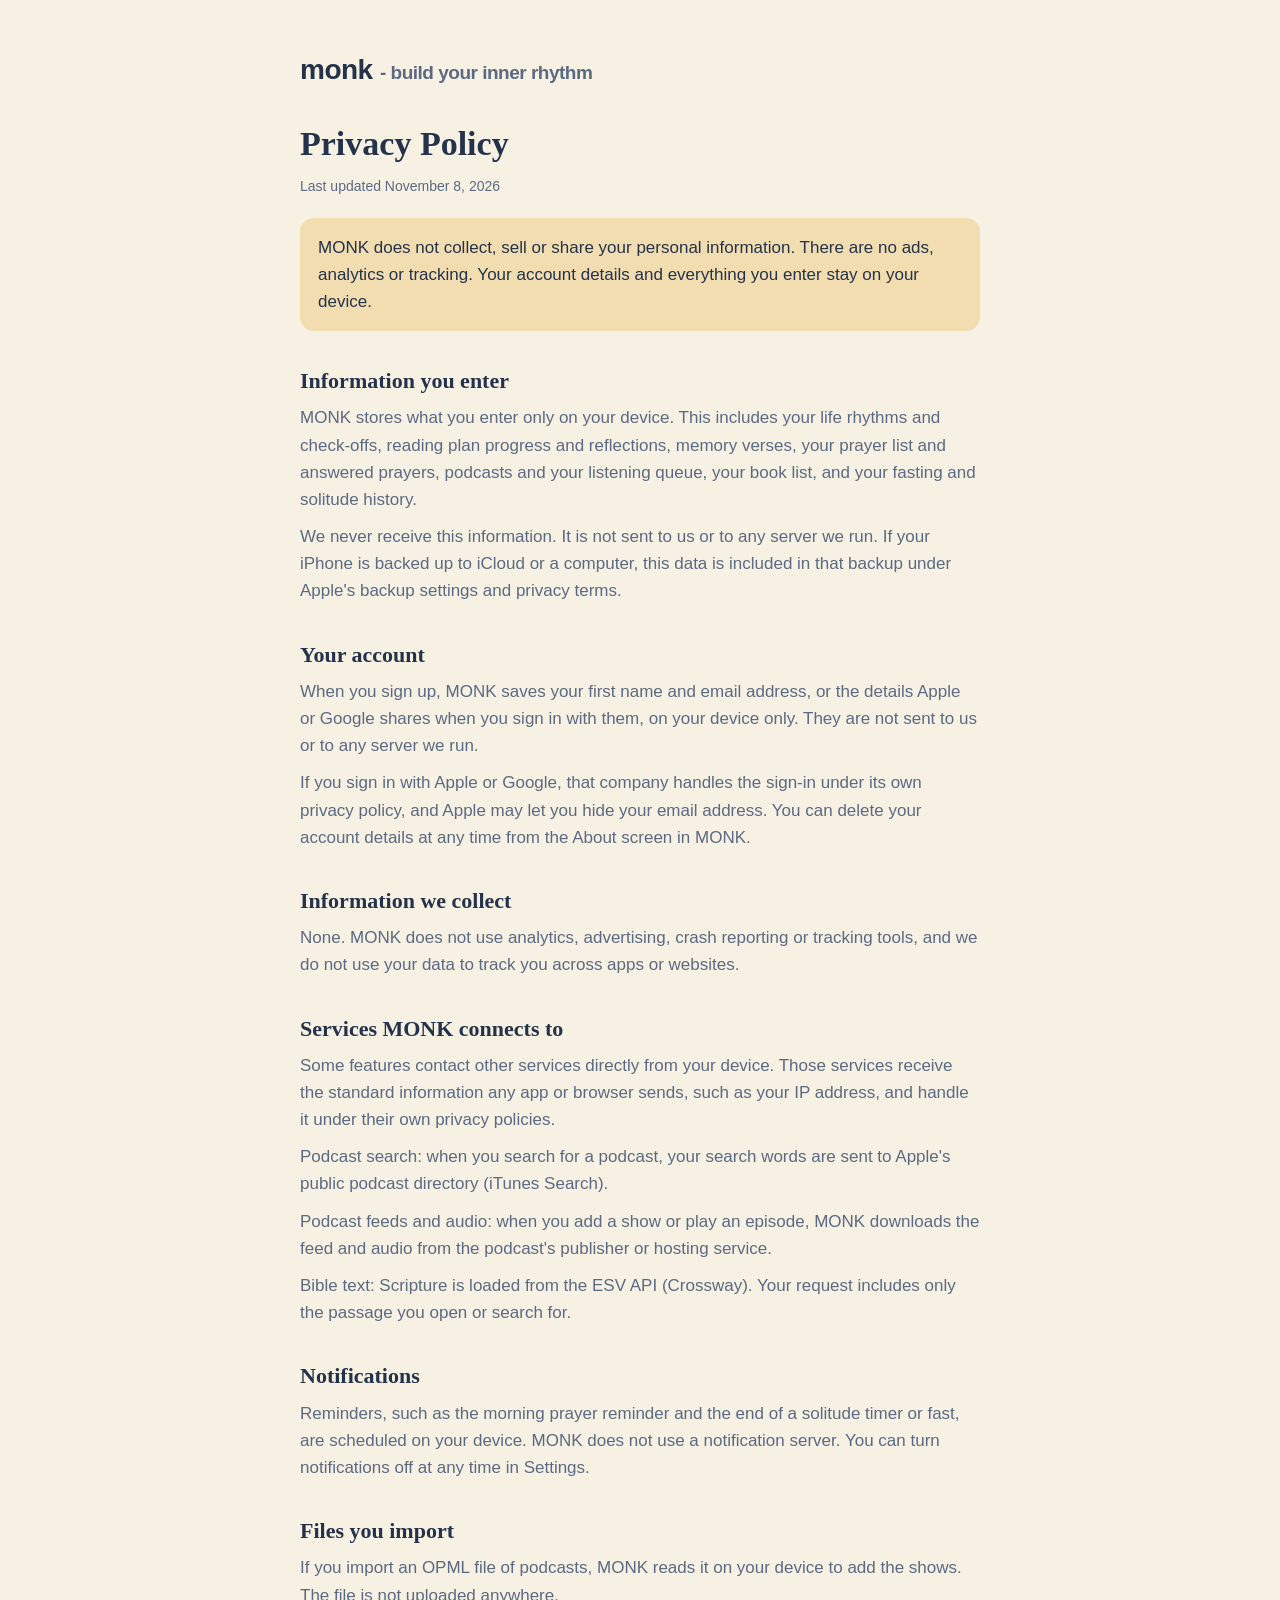
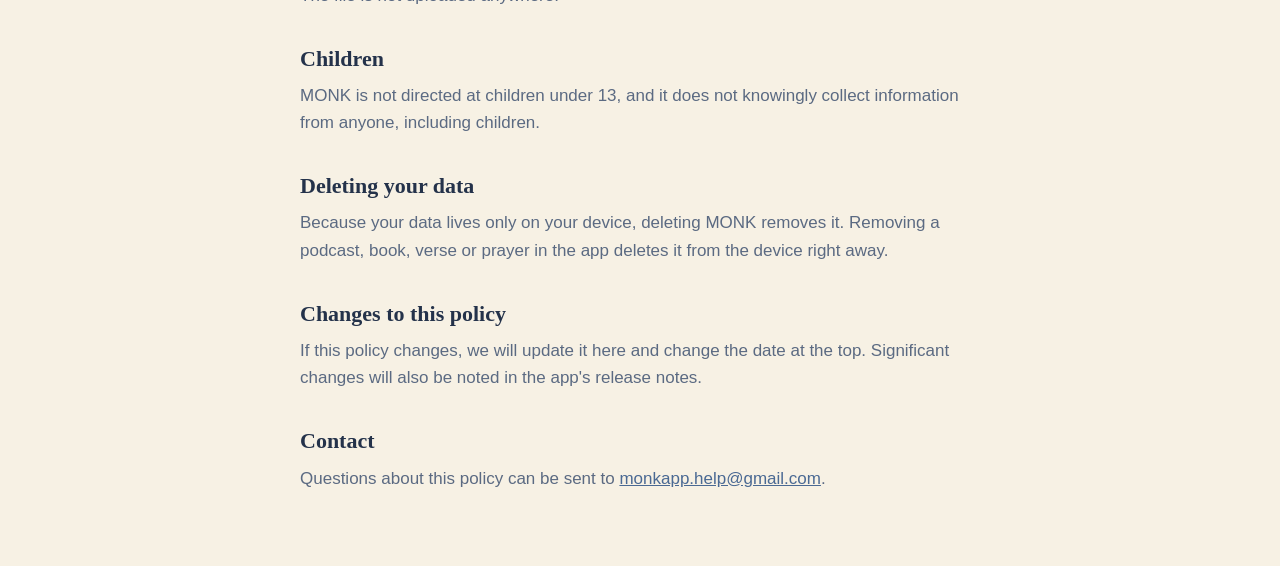
<file: index.html>
<!doctype html>
<html lang="en">
<head>
<meta charset="utf-8">
<meta name="viewport" content="width=device-width, initial-scale=1">
<title>MONK Privacy Policy</title>
<meta name="description" content="Privacy policy for MONK, a Christian Rule of Life app.">
<style>
  :root { --bg:#F7F1E4; --ink:#24324A; --soft:#5B6A82; --slate:#4A6993; --vellum:#F2DDB0; }
  @media (prefers-color-scheme: dark) { :root { --bg:#18212F; --ink:#F2E8D3; --soft:#AFBCCD; --slate:#88A3C0; --vellum:#2A3850; } }
  body { margin:0; background:var(--bg); color:var(--ink); font:17px/1.6 -apple-system, BlinkMacSystemFont, "Segoe UI", sans-serif; }
  main { max-width:680px; margin:0 auto; padding:48px 20px 64px; }
  .mark { font-weight:800; font-size:28px; letter-spacing:-0.5px; }
  .mark span { font-weight:700; font-size:19px; color:var(--soft); }
  h1 { font-family: Georgia, serif; font-size:34px; margin:24px 0 4px; }
  h2 { font-family: Georgia, serif; font-size:22px; margin:32px 0 6px; }
  p { margin:0 0 10px; color:var(--soft); }
  .updated { font-size:14px; }
  .summary { background:var(--vellum); color:var(--ink); padding:16px 18px; border-radius:14px; margin:20px 0 8px; }
  a { color:var(--slate); }
</style>
</head>
<body>
<main>
  <div class="mark">monk <span>- build your inner rhythm</span></div>
  <h1>Privacy Policy</h1>
  <p class="updated">Last updated November 8, 2026</p>
  <p class="summary">MONK does not collect, sell or share your personal information. There are no ads, analytics or tracking. Your account details and everything you enter stay on your device.</p>
  <h2>Information you enter</h2>
  <p>MONK stores what you enter only on your device. This includes your life rhythms and check-offs, reading plan progress and reflections, memory verses, your prayer list and answered prayers, podcasts and your listening queue, your book list, and your fasting and solitude history.</p>
  <p>We never receive this information. It is not sent to us or to any server we run. If your iPhone is backed up to iCloud or a computer, this data is included in that backup under Apple's backup settings and privacy terms.</p>
  <h2>Your account</h2>
  <p>When you sign up, MONK saves your first name and email address, or the details Apple or Google shares when you sign in with them, on your device only. They are not sent to us or to any server we run.</p>
  <p>If you sign in with Apple or Google, that company handles the sign-in under its own privacy policy, and Apple may let you hide your email address. You can delete your account details at any time from the About screen in MONK.</p>
  <h2>Information we collect</h2>
  <p>None. MONK does not use analytics, advertising, crash reporting or tracking tools, and we do not use your data to track you across apps or websites.</p>
  <h2>Services MONK connects to</h2>
  <p>Some features contact other services directly from your device. Those services receive the standard information any app or browser sends, such as your IP address, and handle it under their own privacy policies.</p>
  <p>Podcast search: when you search for a podcast, your search words are sent to Apple's public podcast directory (iTunes Search).</p>
  <p>Podcast feeds and audio: when you add a show or play an episode, MONK downloads the feed and audio from the podcast's publisher or hosting service.</p>
  <p>Bible text: Scripture is loaded from the ESV API (Crossway). Your request includes only the passage you open or search for.</p>
  <h2>Notifications</h2>
  <p>Reminders, such as the morning prayer reminder and the end of a solitude timer or fast, are scheduled on your device. MONK does not use a notification server. You can turn notifications off at any time in Settings.</p>
  <h2>Files you import</h2>
  <p>If you import an OPML file of podcasts, MONK reads it on your device to add the shows. The file is not uploaded anywhere.</p>
  <h2>Children</h2>
  <p>MONK is not directed at children under 13, and it does not knowingly collect information from anyone, including children.</p>
  <h2>Deleting your data</h2>
  <p>Because your data lives only on your device, deleting MONK removes it. Removing a podcast, book, verse or prayer in the app deletes it from the device right away.</p>
  <h2>Changes to this policy</h2>
  <p>If this policy changes, we will update it here and change the date at the top. Significant changes will also be noted in the app's release notes.</p>
  <h2>Contact</h2>
  <p>Questions about this policy can be sent to <a href="mailto:monkapp.help@gmail.com">monkapp.help@gmail.com</a>.</p>
</main>
</body>
</html>
</file>
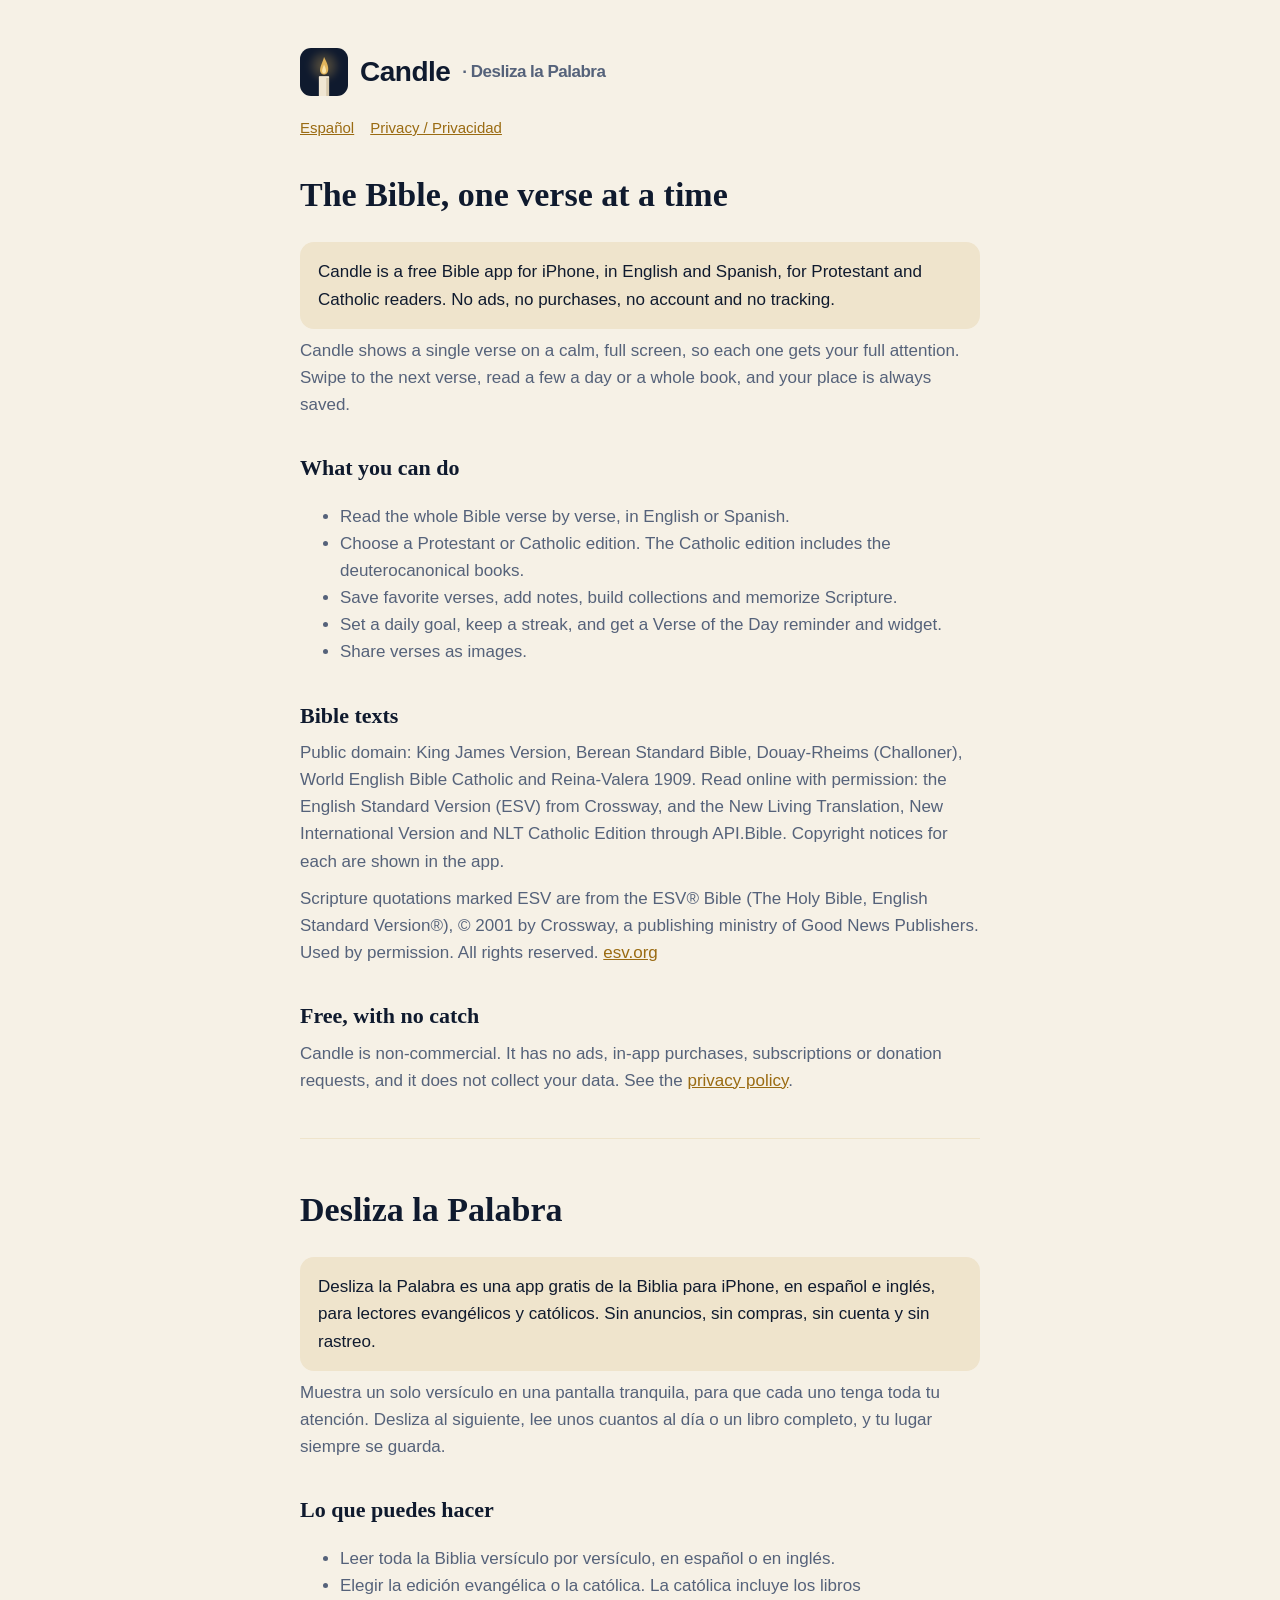
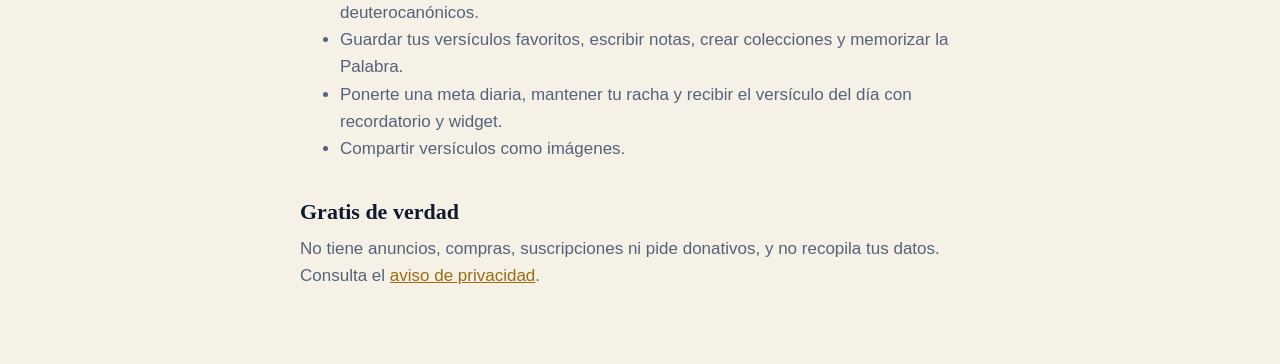
<file: candle/index.html>
<!doctype html>
<html lang="en">
<head>
<meta charset="utf-8">
<meta name="viewport" content="width=device-width, initial-scale=1">
<title>Candle: Bible Verse by Verse</title>
<meta name="description" content="Candle (Desliza la Palabra) is a free Spanish and English Bible app for iPhone that shows one verse at a time.">
<link rel="icon" href="icon.png">
<link rel="stylesheet" href="style.css">
</head>
<body>
<main>
  <div class="mark"><img src="icon.png" alt="">Candle <span>· Desliza la Palabra</span></div>
  <nav><a href="#espanol">Español</a><a href="privacy.html">Privacy / Privacidad</a></nav>

  <h1>The Bible, one verse at a time</h1>
  <p class="summary">Candle is a free Bible app for iPhone, in English and Spanish, for Protestant and Catholic readers. No ads, no purchases, no account and no tracking.</p>
  <p>Candle shows a single verse on a calm, full screen, so each one gets your full attention. Swipe to the next verse, read a few a day or a whole book, and your place is always saved.</p>
  <h2>What you can do</h2>
  <ul>
    <li>Read the whole Bible verse by verse, in English or Spanish.</li>
    <li>Choose a Protestant or Catholic edition. The Catholic edition includes the deuterocanonical books.</li>
    <li>Save favorite verses, add notes, build collections and memorize Scripture.</li>
    <li>Set a daily goal, keep a streak, and get a Verse of the Day reminder and widget.</li>
    <li>Share verses as images.</li>
  </ul>
  <h2>Bible texts</h2>
  <p>Public domain: King James Version, Berean Standard Bible, Douay-Rheims (Challoner), World English Bible Catholic and Reina-Valera 1909. Read online with permission: the English Standard Version (ESV) from Crossway, and the New Living Translation, New International Version and NLT Catholic Edition through API.Bible. Copyright notices for each are shown in the app.</p>
  <p>Scripture quotations marked ESV are from the ESV® Bible (The Holy Bible, English Standard Version®), © 2001 by Crossway, a publishing ministry of Good News Publishers. Used by permission. All rights reserved. <a href="https://www.esv.org">esv.org</a></p>
  <h2>Free, with no catch</h2>
  <p>Candle is non-commercial. It has no ads, in-app purchases, subscriptions or donation requests, and it does not collect your data. See the <a href="privacy.html">privacy policy</a>.</p>

  <hr>

  <section id="espanol" lang="es">
    <h1>Desliza la Palabra</h1>
    <p class="summary">Desliza la Palabra es una app gratis de la Biblia para iPhone, en español e inglés, para lectores evangélicos y católicos. Sin anuncios, sin compras, sin cuenta y sin rastreo.</p>
    <p>Muestra un solo versículo en una pantalla tranquila, para que cada uno tenga toda tu atención. Desliza al siguiente, lee unos cuantos al día o un libro completo, y tu lugar siempre se guarda.</p>
    <h2>Lo que puedes hacer</h2>
    <ul>
      <li>Leer toda la Biblia versículo por versículo, en español o en inglés.</li>
      <li>Elegir la edición evangélica o la católica. La católica incluye los libros deuterocanónicos.</li>
      <li>Guardar tus versículos favoritos, escribir notas, crear colecciones y memorizar la Palabra.</li>
      <li>Ponerte una meta diaria, mantener tu racha y recibir el versículo del día con recordatorio y widget.</li>
      <li>Compartir versículos como imágenes.</li>
    </ul>
    <h2>Gratis de verdad</h2>
    <p>No tiene anuncios, compras, suscripciones ni pide donativos, y no recopila tus datos. Consulta el <a href="privacy.html#espanol">aviso de privacidad</a>.</p>
  </section>
</main>
</body>
</html>
</file>
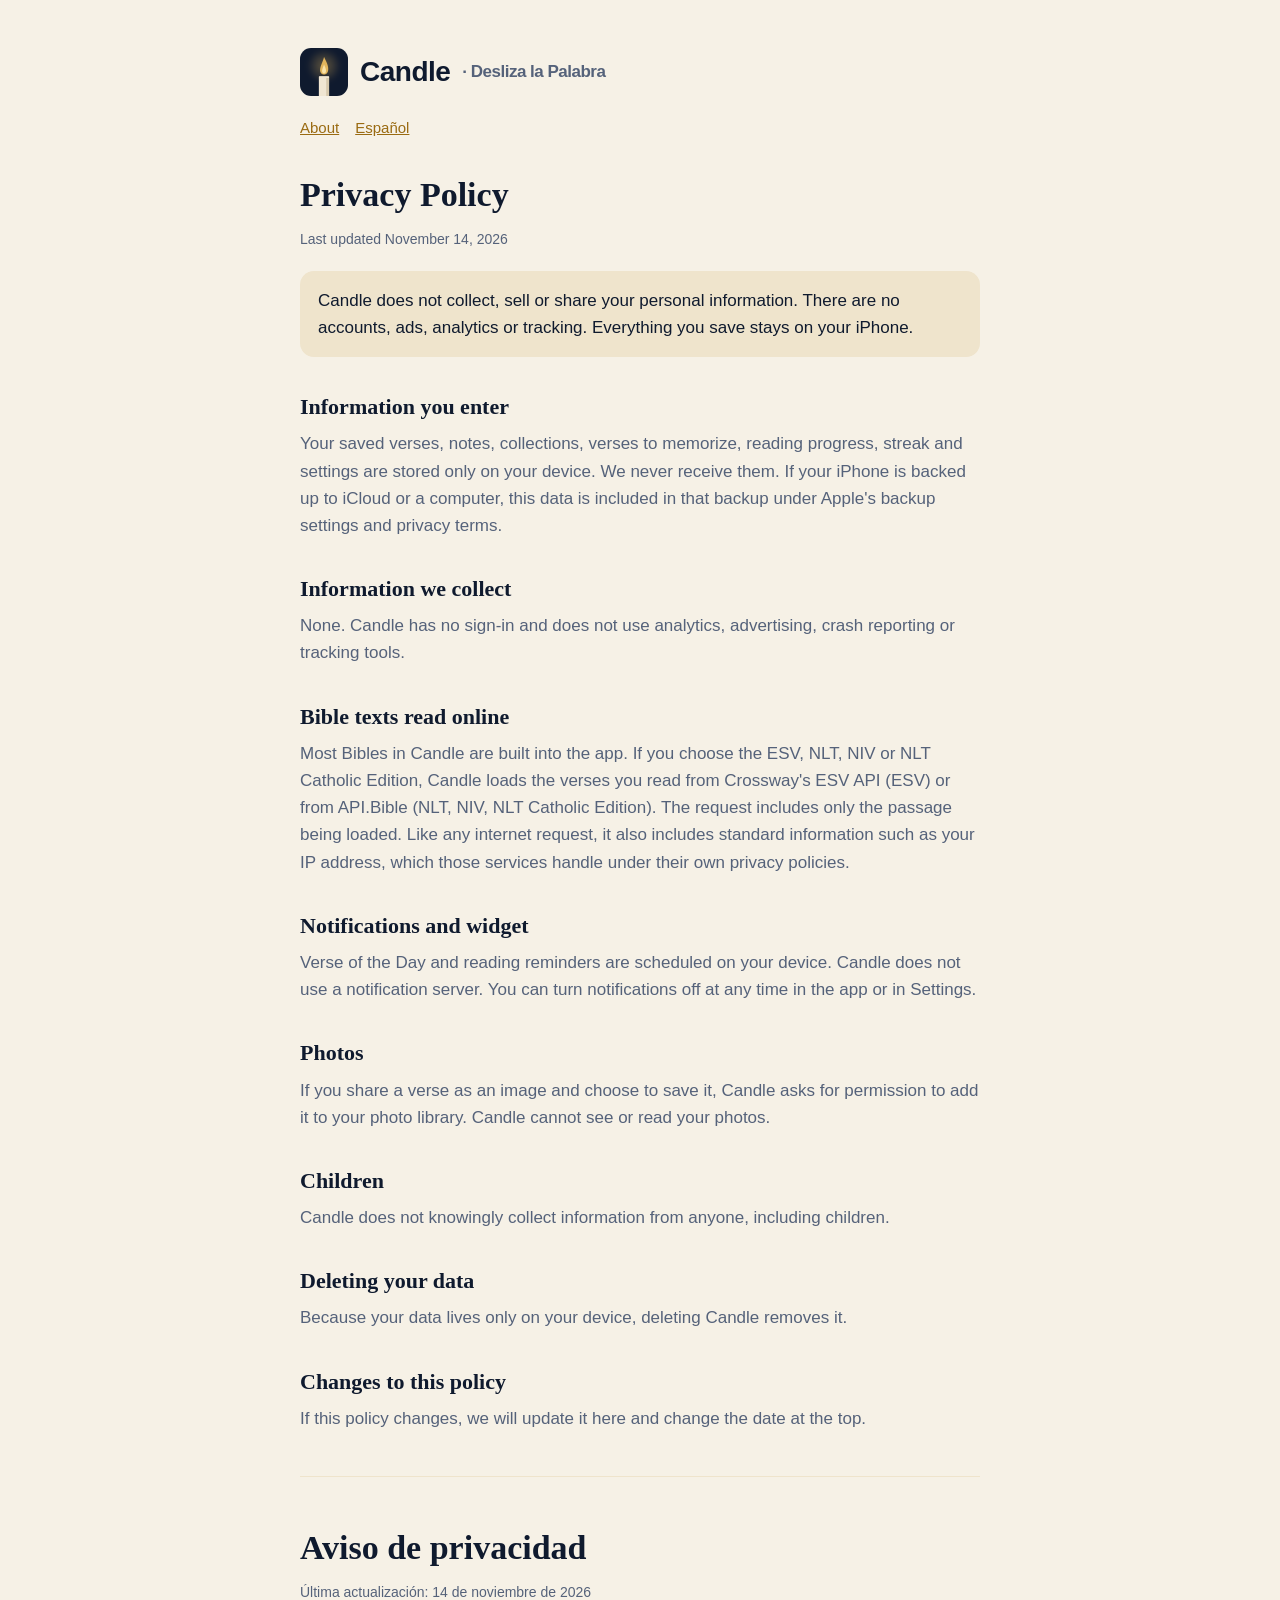
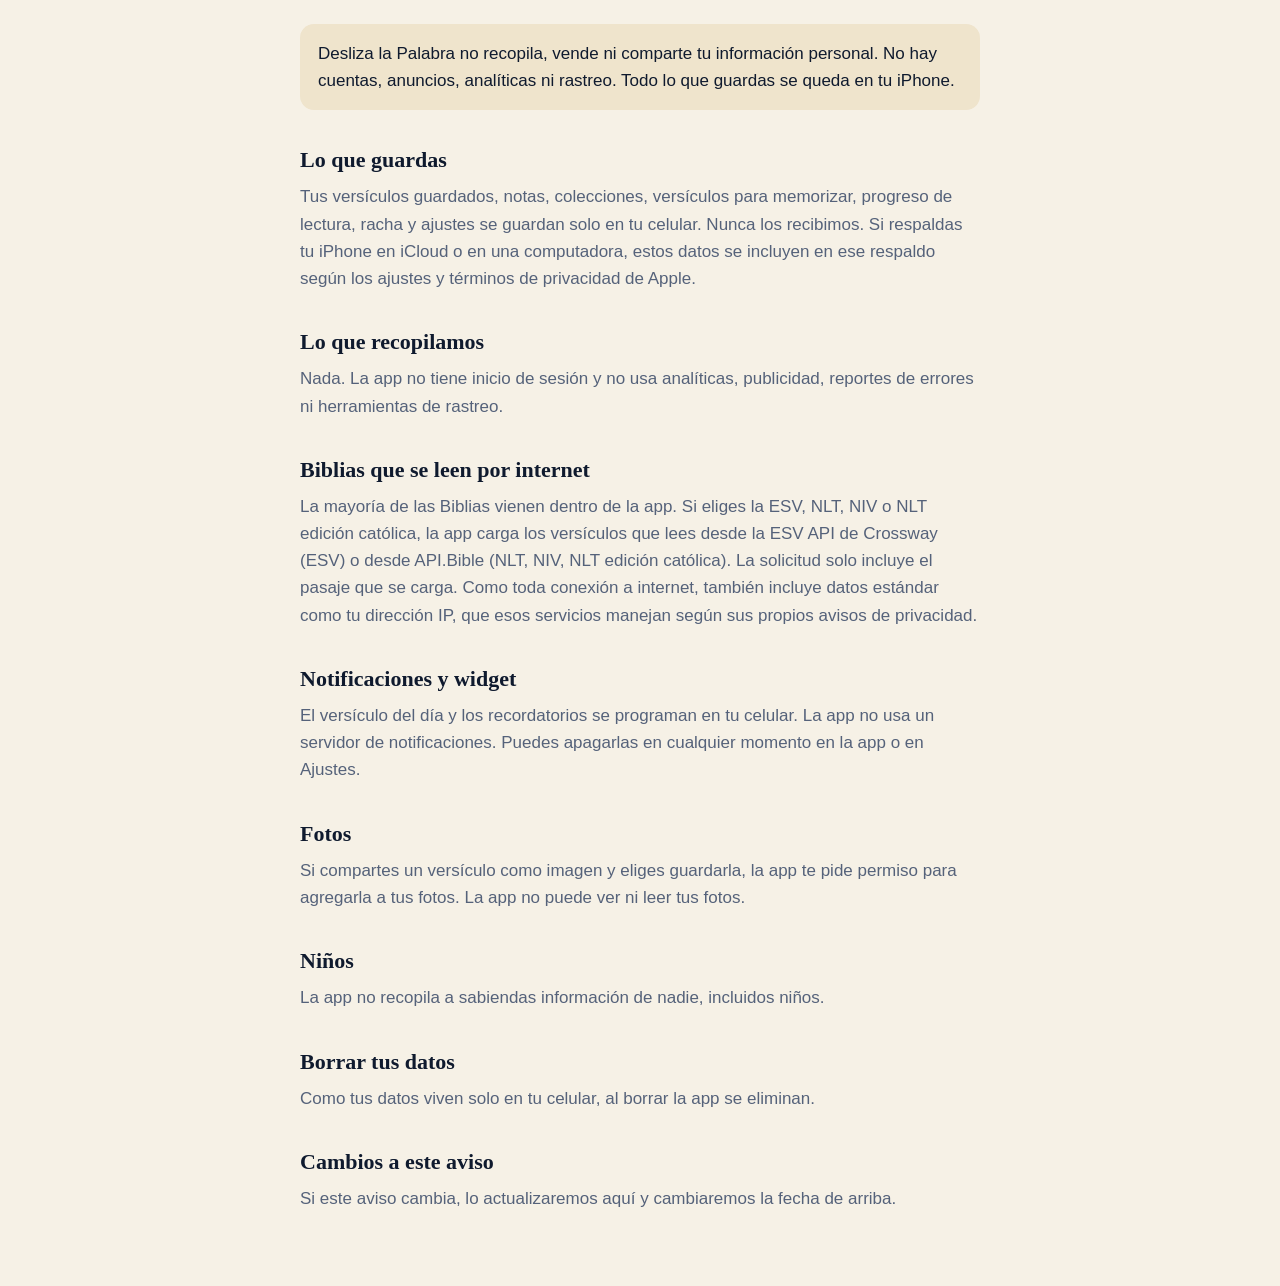
<file: candle/privacy.html>
<!doctype html>
<html lang="en">
<head>
<meta charset="utf-8">
<meta name="viewport" content="width=device-width, initial-scale=1">
<title>Candle Privacy Policy</title>
<meta name="description" content="Privacy policy for Candle (Desliza la Palabra), a free Bible app for iPhone.">
<link rel="icon" href="icon.png">
<link rel="stylesheet" href="style.css">
</head>
<body>
<main>
  <div class="mark"><img src="icon.png" alt="">Candle <span>· Desliza la Palabra</span></div>
  <nav><a href="index.html">About</a><a href="#espanol">Español</a></nav>

  <h1>Privacy Policy</h1>
  <p class="updated">Last updated November 14, 2026</p>
  <p class="summary">Candle does not collect, sell or share your personal information. There are no accounts, ads, analytics or tracking. Everything you save stays on your iPhone.</p>
  <h2>Information you enter</h2>
  <p>Your saved verses, notes, collections, verses to memorize, reading progress, streak and settings are stored only on your device. We never receive them. If your iPhone is backed up to iCloud or a computer, this data is included in that backup under Apple's backup settings and privacy terms.</p>
  <h2>Information we collect</h2>
  <p>None. Candle has no sign-in and does not use analytics, advertising, crash reporting or tracking tools.</p>
  <h2>Bible texts read online</h2>
  <p>Most Bibles in Candle are built into the app. If you choose the ESV, NLT, NIV or NLT Catholic Edition, Candle loads the verses you read from Crossway's ESV API (ESV) or from API.Bible (NLT, NIV, NLT Catholic Edition). The request includes only the passage being loaded. Like any internet request, it also includes standard information such as your IP address, which those services handle under their own privacy policies.</p>
  <h2>Notifications and widget</h2>
  <p>Verse of the Day and reading reminders are scheduled on your device. Candle does not use a notification server. You can turn notifications off at any time in the app or in Settings.</p>
  <h2>Photos</h2>
  <p>If you share a verse as an image and choose to save it, Candle asks for permission to add it to your photo library. Candle cannot see or read your photos.</p>
  <h2>Children</h2>
  <p>Candle does not knowingly collect information from anyone, including children.</p>
  <h2>Deleting your data</h2>
  <p>Because your data lives only on your device, deleting Candle removes it.</p>
  <h2>Changes to this policy</h2>
  <p>If this policy changes, we will update it here and change the date at the top.</p>

  <hr>

  <section id="espanol" lang="es">
    <h1>Aviso de privacidad</h1>
    <p class="updated">Última actualización: 14 de noviembre de 2026</p>
    <p class="summary">Desliza la Palabra no recopila, vende ni comparte tu información personal. No hay cuentas, anuncios, analíticas ni rastreo. Todo lo que guardas se queda en tu iPhone.</p>
    <h2>Lo que guardas</h2>
    <p>Tus versículos guardados, notas, colecciones, versículos para memorizar, progreso de lectura, racha y ajustes se guardan solo en tu celular. Nunca los recibimos. Si respaldas tu iPhone en iCloud o en una computadora, estos datos se incluyen en ese respaldo según los ajustes y términos de privacidad de Apple.</p>
    <h2>Lo que recopilamos</h2>
    <p>Nada. La app no tiene inicio de sesión y no usa analíticas, publicidad, reportes de errores ni herramientas de rastreo.</p>
    <h2>Biblias que se leen por internet</h2>
    <p>La mayoría de las Biblias vienen dentro de la app. Si eliges la ESV, NLT, NIV o NLT edición católica, la app carga los versículos que lees desde la ESV API de Crossway (ESV) o desde API.Bible (NLT, NIV, NLT edición católica). La solicitud solo incluye el pasaje que se carga. Como toda conexión a internet, también incluye datos estándar como tu dirección IP, que esos servicios manejan según sus propios avisos de privacidad.</p>
    <h2>Notificaciones y widget</h2>
    <p>El versículo del día y los recordatorios se programan en tu celular. La app no usa un servidor de notificaciones. Puedes apagarlas en cualquier momento en la app o en Ajustes.</p>
    <h2>Fotos</h2>
    <p>Si compartes un versículo como imagen y eliges guardarla, la app te pide permiso para agregarla a tus fotos. La app no puede ver ni leer tus fotos.</p>
    <h2>Niños</h2>
    <p>La app no recopila a sabiendas información de nadie, incluidos niños.</p>
    <h2>Borrar tus datos</h2>
    <p>Como tus datos viven solo en tu celular, al borrar la app se eliminan.</p>
    <h2>Cambios a este aviso</h2>
    <p>Si este aviso cambia, lo actualizaremos aquí y cambiaremos la fecha de arriba.</p>
  </section>
</main>
</body>
</html>
</file>
<file: candle/style.css>
:root { --bg:#F6F1E6; --ink:#0F1A2E; --soft:#55627A; --gold:#9A6B12; --card:#EFE4CC; }
@media (prefers-color-scheme: dark) { :root { --bg:#0F1A2E; --ink:#F3EBDD; --soft:#AEB8C9; --gold:#E2B55A; --card:#1B2840; } }
body { margin:0; background:var(--bg); color:var(--ink); font:17px/1.6 -apple-system, BlinkMacSystemFont, "Segoe UI", sans-serif; }
main { max-width:680px; margin:0 auto; padding:48px 20px 64px; }
.mark { display:flex; align-items:center; gap:12px; font-weight:800; font-size:28px; letter-spacing:-0.5px; }
.mark img { width:48px; height:48px; border-radius:11px; }
.mark span { font-weight:600; font-size:17px; color:var(--soft); }
h1 { font-family: Georgia, serif; font-size:34px; margin:28px 0 6px; }
h2 { font-family: Georgia, serif; font-size:22px; margin:32px 0 6px; }
p, li { color:var(--soft); }
p { margin:0 0 10px; }
.summary { background:var(--card); color:var(--ink); padding:16px 18px; border-radius:14px; margin:20px 0 8px; }
.updated { font-size:14px; }
a { color:var(--gold); }
nav { margin-top:20px; font-size:15px; }
nav a { margin-right:16px; }
hr { border:0; border-top:1px solid var(--card); margin:44px 0; }
</file>
